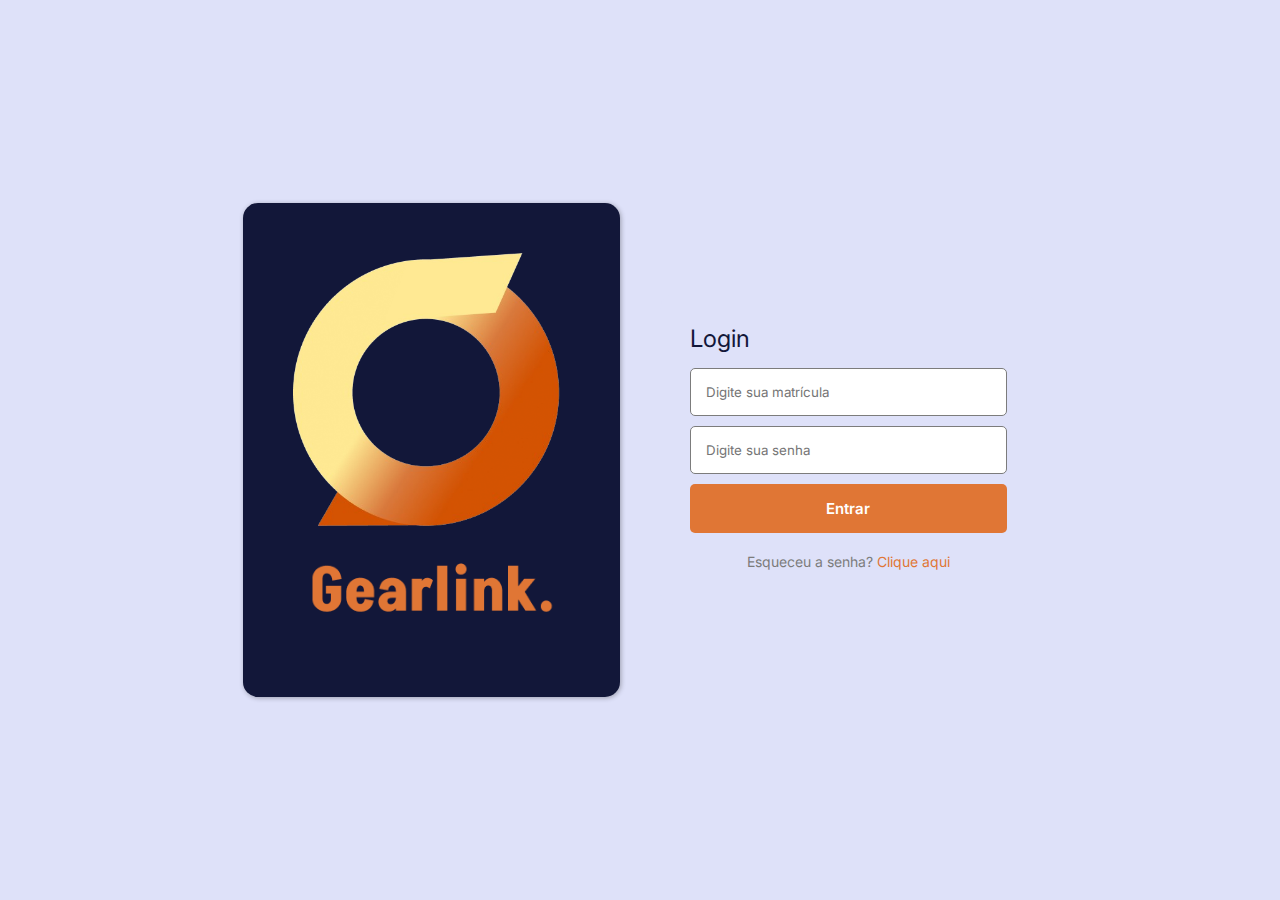
<file: public/login.html>
<!DOCTYPE html>
<html lang="pt-BR">
<head>
    <meta charset="UTF-8">
    <meta name="viewport" content="width=device-width, initial-scale=1.0">
    <link rel="icon" type="image/x-icon" href="assets/images/logo.png">

    <title>Login</title>
    <link rel="stylesheet" href="assets/css/style.css">
    <link rel="stylesheet" href="assets/css/responsividade.css">
</head>
<body class="container-full-screen">
    <div class="container-login">
        <div class="container-logo">
            <img src="assets/images/logo.png" alt="simbolo-do-sistema" width="350px">
            <img src="assets/images/gearlink-logo.png" alt="nome-do-sistema">
        </div>
        <div class="container-forms-login">
            <h2>Login</h2>
            <form action="">
                <input type="text" placeholder="Digite sua matrícula">
                <input type="password" placeholder="Digite sua senha">
                <button type="submit">Entrar</button>
            </form>   
            <p>Esqueceu a senha? <a href="#">Clique aqui</a></p>
        </div>
    </div>
</body>
</html>
</file>
<file: public/assets/css/style.css>
/* Nesta pagina será realizada as estilizações gerais de todas as paginaspublas do projetol. */ 
@import url('https://fonts.googleapis.com/css2?family=Inter:ital,opsz,wght@0,14..32,100..900;1,14..32,100..900&display=swap');

:root{
    --bg-color: #DEE1F9;
    --white: #fff;
    --text-white-color: #f0f0f0;
    --light-search-button: #E4E8FF;
    --dark-blue: #121739;
    --light-blue: #E4E8FF;
    --less-drak-blue: #171F5B;
    --bg-light-blue: #171D4A;
    --orange: #E07635;
    --light-orange: #FFCAA9;
    --dark-orange:  #D35303;
    --light-grey: #7C7C7C;
    --black: #080808;
    --white-bg-table: #EFF1FF;
    --white-bg-line-table: #E4E6FA;
    --alt-bg-line-table: #D0D2F0;
}

*{
    background-color: var(--bg-color);
    font-family: "Inter", sans-serif;
    margin: 0;
    padding: 0;
    box-sizing: border-box;
    
}

body{
    display: flex;
    width: 100vw;
    max-height: 100vh;
    /* overflow-x: hidden; */
}


/* SIDEBAR */
.sidebar-container{
    display: flex;
    flex-direction: column;
    background-color: var(--dark-blue);
    width: 80px; 
    height: 100vh; 
    position: fixed;
    left: 0;
    top: 0;
    box-shadow: 2px 2px 5px rgba(0, 0, 0, 0.3);
    padding: 40px 0 20px 0;
    transition: width 0.4s ease; 
    justify-content: space-between; 
}

.sidebar-container.expandir { 
    width: 250px; 
}

.sidebar-logo {
    background-color: transparent;
    text-align: center; 
    padding-bottom: 20px; 
}

.sidebar-logo img {
    display: block;
    width: 50%; 
    max-width: 100px;
    margin: 0 auto; 
    background-color: transparent;
}

.sidebar-logo img.logo { 
    display: none; 
    width: 80%; 
    max-width: 140px;
    margin-top: 10px;
}

.sidebar-container.expandir .sidebar-logo img.logo {
    display: block; 
}

.sidebar-logo hr{
    height: 1px;
    width: 80%;
    border: none;
    margin: 20px auto;
    background-color: var(--less-drak-blue);
}

#sidebar nav{
    display: flex;
    flex-direction: column;
    background-color: transparent;
    padding: 0 10px;
    height: 100%; 
    overflow-y: hidden; 
    justify-content: space-between; 
}

#sidebar nav ul{
    list-style: none;
    padding: 0;
    margin: 0;
    background-color: transparent;
}

.sidebar-menu-item {
    display: flex;
    align-items: center;
    background-color: transparent;
    border-radius: 5px;
    cursor: pointer;
    margin-bottom: 5px; 
    transition: background-color 0.3s ease, color 0.3s ease; 
}

.sidebar-menu-item a {
    display: flex; 
    align-items: center;
    gap: 15px; 
    padding: 10px 15px; 
    text-decoration: none;
    color: var(--text-white-color); 
    background-color: transparent;
    width: 100%; 
    white-space: nowrap; 
    overflow: hidden; 
    text-overflow: ellipsis; /* Adiciona "..." se o texto for muito longo */
}

.sidebar-menu-item .icon {
    display: flex; 
    justify-content: center;
    align-items: center;
    width: 24px; 
    min-width: 24px; 
    height: 24px; 
    background-color: transparent;
}

.sidebar-menu-item iconify-icon {
    background-color: transparent;
    font-size: 1.5rem;
    color: var(--text-white-color); 
    transition: color 0.3s ease; /* Transição suave para a cor do ícone */
}

.sidebar-menu-item .txt-link {
    background-color: transparent;
    color: var(--text-white-color); 
    font-size: 0.9rem;
    opacity: 0;
    transition: opacity 0.3s ease; 
}

.sidebar-container.expandir .sidebar-menu-item .txt-link {
    opacity: 1;
}

/* Estilos de HOVER */
.sidebar-menu-item:hover {
    background-color: var(--bg-light-blue); 
}

.sidebar-menu-item:hover .txt-link,
.sidebar-menu-item:hover iconify-icon {
    color: var(--orange); 
}

/* Estilos para ITEM ATIVO (selecionado) */
.sidebar-menu-item.ativo {
    background-color: var(--bg-light-blue); 
}

.sidebar-menu-item.ativo .txt-link,
.sidebar-menu-item.ativo iconify-icon {
    color: var(--orange); 
}

/* Estilos específicos para o botão de toggle */
.sidebar-menu-item.toggle-button {
    margin-top: 20px; 
    margin-bottom: 20px;
}

.sidebar-menu-item.toggle-button iconify-icon {
    transform: rotate(0deg); 
    transition: transform 0.3s ease;
}

.sidebar-container.expandir .sidebar-menu-item.toggle-button iconify-icon {
    transform: rotate(180deg); 
}

/* Oculta o texto "Exibir menu" quando o sidebar está recolhido */
.sidebar-container:not(.expandir) .sidebar-menu-item.toggle-button .txt-link {
    opacity: 0;
    width: 0; /* Ajuda a ocultar o texto completamente */
    overflow: hidden;
}

/* Garante que o texto "Ocultar menu" apareça quando expandido */
.sidebar-container.expandir .sidebar-menu-item.toggle-button .txt-link {
    opacity: 1;
    width: auto;
}

/* FIM SIDEBAR */

/* CONFIGURAÇOES GERAL */
.main-responsivo {
    flex-grow: 1;
    margin-left: 80px; 
    min-height: 100vh;
    padding: 0;
    background-color: #D35303;
}

.container-responsivo{
    display: flex;
    flex-direction: column;  
    padding: 10px;
    justify-content: center;
    margin: 0 auto;
    min-width: 100vw;
    background-color: green;
} 

.cabecalho{
    background-color: #24B7ED;
    margin: 0 auto;
    padding: 0 auto;
}
 
.identify-page{
    display: flex;
    flex-direction: row;
    justify-content: space-between;
    align-items: center;
    padding: 15px;
    gap: 700px;
    margin: 0 20px;

}

.identify-page .page-tittle{
    background-color: transparent;
    color: var(--dark-blue);
    text-transform: uppercase;
    padding: 8px;
}

.search-form{
    display: flex;
    flex-direction: row;
    background-color: var(--light-search-button);
    color: var(--dark-blue);
    border-radius: 5px;
    box-shadow: 2px 2px 2px rgba(0, 0, 0, 0.3);
    width: 350px;
    padding: 15px;
}

.search-container{
    display: flex;
    align-items: center;
    background-color: transparent;
    gap: 8px;
}

.search-container button{
    display: flex;
    flex-direction: row; 
    border: none;
    background-color: transparent;
    cursor: pointer;
}

.search-container iconify-icon{
    background-color: transparent; 
    font-size: 1.3rem;
    font-weight: 500;
    color: var(--dark-blue);
    border: none;
}

.search-container input{
    border: none;
    color: var(--dark-blue);
    outline: none;
    font-weight: 500;
    font-size: medium;
    background-color: transparent;
}

.search-container input::placeholder{
    color: var(--dark-blue);
    font-weight: 500;
}

.menu-superior-controle{
    display: flex;
    justify-content: center;
    align-items: center;
    width: 100vw;
    margin-top: 15px;
    
}

/* FIM RESPNSIVIDADE GERAL */

/* DASHBOARD */
.tst-tittle{
    display: flex;
    justify-content: center;
    align-items: center;
}

.desc-cont{
    text-align: justify;
    margin: 8px;
    padding: 8px;
}

.menu-superior{
    background-color: #171F5B;
    display: flex;
    width: 90%;
    flex-direction: row;
    justify-content: center;
    align-items: center;
    justify-content: space-evenly;
    gap: 12px;
    padding: 5px;
    border-radius: 8px;
}

.itens-menu{
    background-color: #E07635;
    color: #fff;
    padding: 18px;
    border-radius: 5px;

}

/* FIM DASHBOARD */


/* TELA DE LOGIN */
.container-full-screen{
    min-height: 100vh;
    display: flex;
    flex-direction: column;
    justify-content: center;
    align-items: center;
}

.container-login{
    display: flex;
    flex-direction: row;
    justify-content: center;
    align-items: center;
    padding: 15px;
}

.container-logo{
    display: flex;
    flex-direction: column;
    justify-content: center;
    align-items: center;
    padding: 50px;
    margin: 20px;
    background-color:  var(--dark-blue);
    border-radius: 15px;
    flex-shrink: 0; /* Previne que encolha demais em telas menores antes da media query */
    max-width: 500px;
    width: 45%;
    box-shadow: 1px 1px 5px 0 rgba(0, 0, 0, 0.3);
}

.container-logo img{
    max-width: 100%; 
    height: auto; 
    display: block; /* Remove o espaço extra abaixo da imagem */
    margin-bottom: 15px; 
    background-color: transparent;
}

.container-logo img:first-child{
    width: 100%;
    max-width: 350px; 
}

.container-forms-login{
    display: flex;
    flex-direction: column;
    padding: 30px;
    margin: 20px;
    gap: 15px;
    width: 45%;
    max-width: 400px;
    background-color: var(--bg-color); 
    border-radius: 15px; 
}

.container-forms-login h2{
    font-weight: 400;
    text-align: left;
    color: var(--dark-blue);
    background-color: transparent;
}

.container-forms-login form{
    display: flex;
    flex-direction: column;
    gap: 10px;
    background-color: transparent;
}

.container-forms-login input{
    background-color: var(--white);
    border: 1px solid var(--light-grey);
    border-radius: 5px;
    padding: 15px;
    color: var(--light-grey);
    outline: none;
    width: 100%;
}

.container-forms-login input:hover{
    color: var(--light-grey);
    opacity: 0.8;
}

.container-forms-login button{
    background-color: var(--orange);
    border: none;
    border-radius: 5px;
    padding: 15px;
    color: var(--white);
    font-size: 15px;
    font-weight: 600;
    outline: none;
    cursor: pointer;
    width: 100%;
}

.container-forms-login button:hover{
    background-color: var(--dark-orange);
}

.container-forms-login p{
    padding: 5px;
    font-size: 14px;
    text-align: center;
    color: var(--light-grey);
    background-color: transparent;
}

.container-forms-login p a{
    text-decoration: none;
    color: var(--orange);
}

.container-forms-login p a:hover{
    text-decoration: underline;
    font-weight: 500;
}

/* FIM PAGINA LOGIN */


/* PAGINA DE CONTROLE */
.conteiner-menu-superior-controle{
    display: flex;
    flex-direction: row;
    background-color: var(--dark-blue);
    width: 90%;
    padding: 5px;
    border-radius: 5px;
    border: none;
    align-items: center;
}

.content-menu-superior-controle{
    background-color: transparent;
    display: flex;
    align-items: center;
    justify-content: space-between;
}

.conteiner-menu-superior-controle button{
    border: none;
    outline: none;
    background-color: transparent;
}

.conteiner-menu-superior-controle .btn-menu{
    background-color: transparent;
    border: 1px solid var(--text-white-color);
    border-radius: 3px;
    padding: 4px;
    margin: 4px;
    align-items: center;
    cursor: pointer;
}

.conteiner-menu-superior-controle .btn-menu iconify-icon{
    color: var(--text-white-color);
    background-color: transparent;
    font-size: 1.8rem;
    padding: 4px 5px;
    align-items: center;
    font-weight: 300;
}

.conteiner-menu-superior-controle .btn-menu:hover{
    background-color: rgba(239, 241, 255, 0.2);
}

.contadores-menu{
    display: flex;
    flex-direction: row;
    background-color: transparent;
    margin: 0 30px;
}

.contador{
    background-color: transparent;
    padding: 5px;
    margin: 0 10px;
}

.contador .tittleContador{
    background-color: transparent;
    color: var(--text-white-color);
    font-weight: 400;
}

.indicadorContador{
    display: flex;
    flex-direction: row;
    gap: 5px;
    background-color: transparent;
    margin-top: 5px;
}

.contador .lineContador{
    background-color: transparent;
    font-weight: 800;
}

.contador .displayContador{
    background-color: transparent;
    font-weight: 500;
    color: var(--text-white-color);
}

.verde{
    color: yellowgreen;
}

.azul{
    color: #24B7ED;
}

.roxo{
    color: #EA78F0;
}


.amarelo{
    color: #F0CD40;
}

.vermelho{
    color: #F41B1B;
}

.buttons-acao{
    display: flex;
    gap: 10px;
    margin-left: auto;
    margin-right: 20px;
    background-color: transparent;
}

.buttons-acao iconify-icon{
    color: var(--text-white-colorr);
    background-color: transparent;
    font-size: 1.5rem;
    padding: 3px;
    cursor: pointer;
}

.btn-exporta{
    display: flex;
    flex-direction: row;
    align-items: center;
    background-color: transparent;
    color: var(--text-white-color);
    padding: 5px 10px;    
}

.btn-exporta span{
    background-color: transparent;
    padding: 8px;
    font-weight: 500;
    font-size: 1.1rem;
}

.btn-exporta iconify-icon{
    transform: rotate(180deg);
    font-size: 0.1rem;
}


#controle{
    margin: 20px 40px;
    background-color: var(--white-bg-table);
    box-shadow: 0 4px 6px rgba(0, 0, 0, 0.1);
    padding: 12px;
    width: 1370px;
    border-radius: 5px;
    text-align: center;
}

.table-controle{
    overflow: hidden; 
    white-space: nowrap;
    display: block;
    border-collapse: collapse;
    width: 100%;
    border-radius: 8px;
    background-color: transparent;
}

.table-controle thead tr th{
    background-color: var(--white-bg-table);
    border-bottom: 2px solid var(--orange);
    padding: 8px 15px;
    color: var(--dark-blue);
    font-size: 0.9rem;
    flex-grow: 1; /* Permite que a primeira UL ocupe o espaço */
    width: 100%;
    text-align: center;
}

.table-controle iconify-icon{
    background-color: transparent;
    transform: rotate(180deg);
    text-align: center;
    cursor: pointer;
}

.table-controle tbody tr{
    font-size: 0.8em;
    text-align: center;
    background-color: var(--white-bg-line-table); /* <--- MUDANÇA AQUI: Cor de fundo padrão da linha */
    transition: background-color 0.3s ease;
    border-radius: 18px;

}

.table-controle tbody tr:hover{
    background-color: var(--light-orange);
    cursor: pointer;
}

/* .table-controle tbody tr:nth-child(odd) {
    background-color: var(--white-bg-line-table); /* Cor para linhas ímpares 
}

.table-controle tbody tr:nth-child(even) {
    background-color: var(--alt-bg-line-table); /* Cor para linhas pares 
} */

.table-controle tbody tr td{
    background-color: transparent;
    padding: 8px 10px;
    border-radius: 2px;
}

.table-controle tbody tr td img{
    background-color: transparent;
}

#paginacao{
    margin-top: 10px;
    background-color: transparent;
    display: flex;
    flex-direction: row;
    padding: 5px 12px;
    justify-content: center;
    align-items: center;
    text-align: center;
    font-size: 0.8em;
    color: var(--dark-blue);
}

#paginacao iconify-icon{
    background-color: transparent;
    font-size: 0.8em;
    color: var(--dark-blue);
    cursor: pointer;
}

.paginacao-number{
    display: flex;
    flex-direction: row;
    background-color: transparent;
    padding: 8px;
    cursor: pointer;
}

.paginacao-number p:hover{
    background-color: var(--light-orange);
    border-radius: 5px;
}

/* .pg-ativo{
    background-color: var(--light-orange);
    border-radius: 5px;
} */

/* FIM TELA DE CONTROLE */

/* PAGINA DE PERFIL */
.perfil{
    display: flex;
    flex-direction: row;
    justify-content: center;
    margin: 30px auto;
    max-width: 100vw;
    align-items: flex-start;
    gap: 50px;
    flex-wrap: wrap;
    background-color: yellow;
    padding: 50px;

}

.container-photo{
    display: flex;
    flex-direction: column;
    background-color: var(--white-bg-table);
    border: none;
    border-radius: 3px;
    align-items: center;
    flex-grow: 1;
    min-width: 260px;
    padding: 18px;
    /* box-shadow: 2px 2px 2px rgba(0, 0, 0, 0.3); */
}

.container-photo img{
    background-color: transparent;
    width: 300px;
    padding: 18px;
}

.btn-acao-perfil{
    padding: 8px 18px;
    width: 50%;
    border: none;
    border-radius: 5px;
    background-color: var(--orange);
    color: var(--text-white-color);
    font-weight: 500;
    margin: 20px;
    text-align: center;
    align-items: center;
}

.btn-acao-perfil:hover{
    background-color: var(--dark-orange);
    cursor: pointer;
}

.change-photo{
    display: flex;
    justify-content: center;
    padding: 5px;
    gap: 8px;
}

.btn-acao-perfil iconify-icon{
    background-color: transparent;
    text-align: center;
    padding: 5px;
    color: var(--text-white-color);
    font-weight: 800;
}

.container-dados-perfil{
    display: flex;
    flex-direction: column;
    background-color: var(--white-bg-table);
    border: none;
    border-radius: 3px;
    align-items: center;
    padding: 25px;
    /* box-shadow: 2px 2px 2px rgba(0, 0, 0, 0.3); */
    flex-grow: 2;
    min-width: 600px;
}

.dados-perfil{
    display: flex;
    flex-direction: row;
    align-items: center;
    text-align: center;
    gap: 25px;
    background-color: transparent;
    width: 100%;

}

.dados-perfil label{
    background-color: transparent;
    padding: 8px;
    font-weight: 500;
    display: block;
    flex-basis: 120px;
    text-align: left;
    margin-left: 5px;/
}

.dados-perfil input{
    background-color: #f3f3f3;
    margin: 8px;
    padding: 12px;
    border: 1px solid #B1B1B1;
    border-radius: 4px;
    outline: none;
    width: 100%;
    flex-grow: 1;
    box-sizing: border-box;
}

.container-acao-perfil{
    display: flex;
    flex-direction: row;
    background-color: transparent;
    width: 70%;
    margin-left: 25%;

}
</file>
<file: public/assets/css/responsividade.css>
/*  Nesta pagina será realizada as estilizações de responsividade de todas as paginas publicas do projeto. As informações deta pagina serão carregadas após o style.css apenas quando estas consdições forem necessarias. 

 Tamamho médio de cada item:
- Dispositivos Móveis (Mobile): Menos de 576px.
- Tablets (Tablet): Entre 576px e 991px.
- Desktops e Laptops (Desktop/Laptop): Entre 992px e 1199px.  */


/* Responsividade do Layout Principal (Sidebar) */


body.expandir .main-responsivo {
    margin-left: 250px;
    width: calc(100% - 250px); /* Use 100% do contêiner flex, não 100vw */
}

body.expandir #sidebar{
    width: 250px;

}

body.expandir .main-responsivo {
    margin-left: 250px;
    width: calc(100vw - 250px);
}

body.expandir .identify-page{
    margin-left: 90px;
    width: calc(100vw - 250px);
    gap: 300px;
    transition: margin-left 0.6s ease, width 0.6s ease;
}

body.expandir .search-form{
    transition: margin-right 1s ease, width 1s ease;
    margin-right: 100px;

}







/* <-------------------> 
 /* Responsividade para Tablets e Dispositvos Mentores (até 1395) 

@media (max-width: 1395px){
     /* Tela de Perfil 
     .identify-page{
        margin-left: 90px;
        width: calc(100vw - 250px);
        gap: 300px;
        transition: margin-left 0.6s ease, width 0.6s ease;
    }

    .search-form{
        transition: margin-right 1s ease, width 1s ease;
        margin-right: 100px;

    }

    .perfil{
        display: flex;
        flex-direction: row;
        justify-content: space-between;
        margin: 20px auto;
        max-width: 1100px;
        align-items: flex-start;
        gap: 60px;
        flex-wrap: wrap;

    }

    body.expandir .container-photo{
        min-width: 260px;
        min-height: 290px;

        max-width: 360px;
        max-height: 690px;
    }

    
    body.expandir .container-photo img{
        max-width: 190px;

    }

    .container-photo{
        display: flex;
        flex-direction: column;
        max-width: 360px;
    }

    .container-dados-perfil{
        max-width: 360px;
    }

    body.expandir .btn-acao-perfil{
        padding: 8px 10px;
        width: 70%;
        border: none;
        border-radius: 5px;
        background-color: var(--orange);
        color: var(--text-white-color);
        font-weight: 500;
        margin: 20px;
        text-align: center;
        align-items: center;
}

    body.expandir .container-dados-perfil{
        display: flex;
        flex-direction: column;
        align-items: center;
        padding: 25px;
        /* box-shadow: 2px 2px 2px rgba(0, 0, 0, 0.3); 
        flex-grow: 2;
        min-width: 500px;
    }

}  */
</file>
